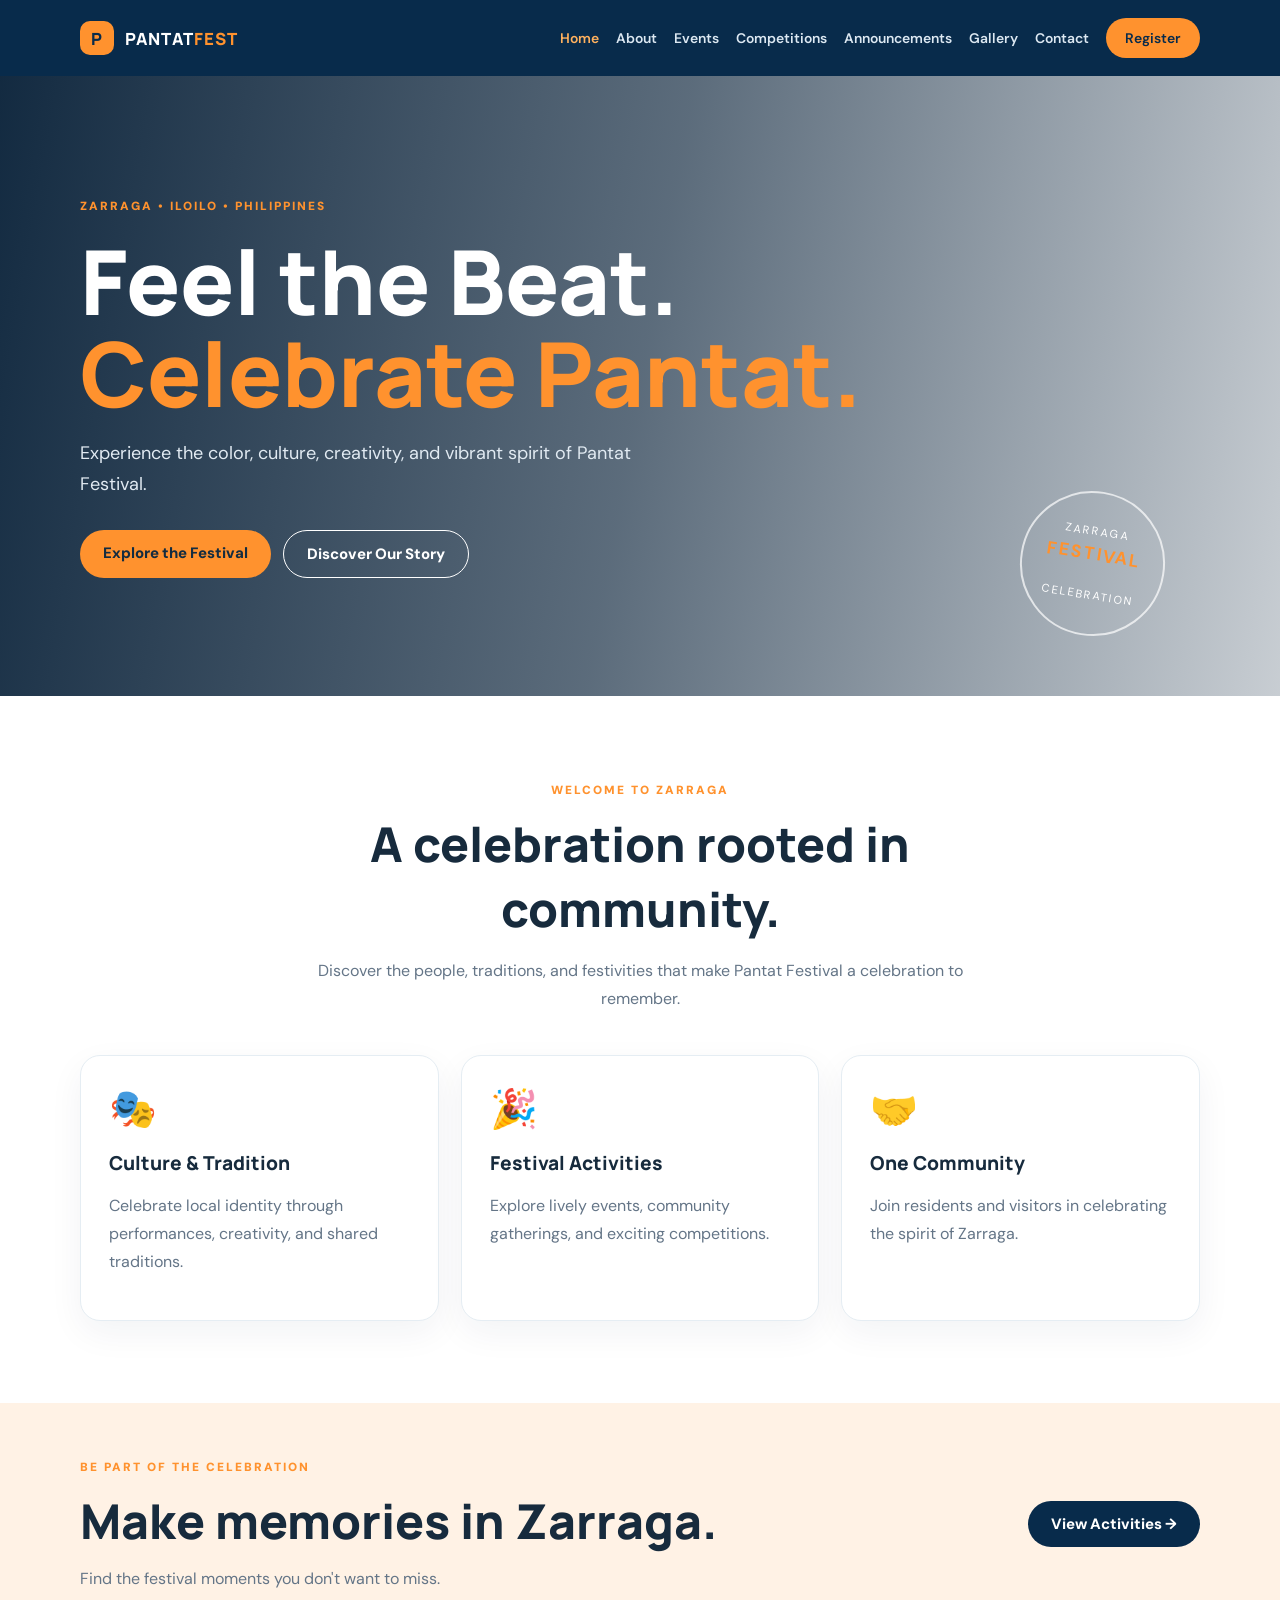
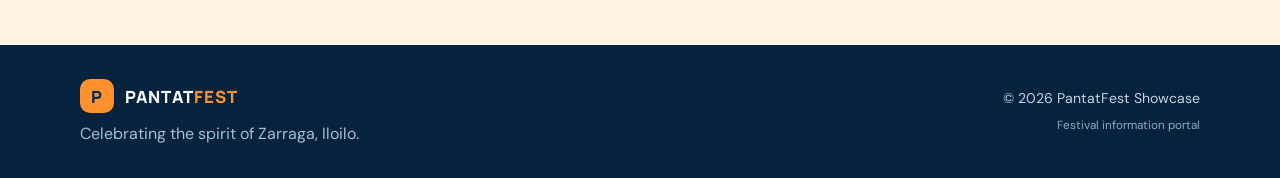
<file: PantatFest_HTML_CSS_JS/index.html>
<!DOCTYPE html>
<html lang="en">
<head>
    <meta charset="UTF-8">
    <meta name="viewport" content="width=device-width, initial-scale=1.0">
    <title>PantatFest | Zarraga, Iloilo</title>
    <link rel="stylesheet" href="css/style.css">
</head>
<body>

    <!-- Navigation Bar -->
    <header class="site-header">
        <a class="brand" href="index.html">
            <span class="brand-icon">P</span> PANTAT<span>FEST</span>
        </a>

        <button class="menu-toggle" aria-label="Toggle navigation">
            ☰
        </button>

        <nav class="nav">
            <a class="active" href="index.html">Home</a>
            <a href="about.html">About</a>
            <a href="events.html">Events</a>
            <a href="competitions.html">Competitions</a>
            <a href="announcements.html">Announcements</a>
            <a href="gallery.html">Gallery</a>
            <a href="contact.html">Contact</a>
            <a class="nav-cta" href="register.html">Register</a>
        </nav>
    </header>

    <!-- Main Content -->
    <main>

        <!-- Hero Section -->
        <section class="hero">
            <div class="hero-shade"></div>

            <div class="container hero-copy">
                <span class="eyebrow">
                    ZARRAGA • ILOILO • PHILIPPINES
                </span>

                <h1>
                    Feel the Beat.<br>
                    <em>Celebrate Pantat.</em>
                </h1>

                <p>
                    Experience the color, culture, creativity,
                    and vibrant spirit of Pantat Festival.
                </p>

                <div class="actions">
                    <a class="button" href="events.html">
                        Explore the Festival
                    </a>

                    <a class="button button-outline" href="about.html">
                        Discover Our Story
                    </a>
                </div>
            </div>

            <div class="hero-stamp">
                ZARRAGA<br>
                <b>FESTIVAL</b><br>
                CELEBRATION
            </div>
        </section>

        <!-- Welcome Section -->
        <section class="section">
            <div class="container">

                <div class="section-title">
                    <span class="eyebrow">WELCOME TO ZARRAGA</span>

                    <h2>A celebration rooted in community.</h2>

                    <p>
                        Discover the people, traditions, and festivities
                        that make Pantat Festival a celebration to remember.
                    </p>
                </div>

                <!-- Feature Cards -->
                <div class="cards three">

                    <article class="card">
                        <div class="icon">🎭</div>

                        <h3>Culture &amp; Tradition</h3>

                        <p>
                            Celebrate local identity through performances,
                            creativity, and shared traditions.
                        </p>
                    </article>

                    <article class="card">
                        <div class="icon">🎉</div>

                        <h3>Festival Activities</h3>

                        <p>
                            Explore lively events, community gatherings,
                            and exciting competitions.
                        </p>
                    </article>

                    <article class="card">
                        <div class="icon">🤝</div>

                        <h3>One Community</h3>

                        <p>
                            Join residents and visitors in celebrating
                            the spirit of Zarraga.
                        </p>
                    </article>

                </div>
            </div>
        </section>

        <!-- Callout Section -->
        <section class="callout">
            <div class="container callout-inner">

                <div>
                    <span class="eyebrow">
                        BE PART OF THE CELEBRATION
                    </span>

                    <h2>Make memories in Zarraga.</h2>

                    <p>
                        Find the festival moments you don't want to miss.
                    </p>
                </div>

                <a class="button dark" href="events.html">
                    View Activities →
                </a>

            </div>
        </section>

    </main>

    <!-- Footer -->
    <footer class="footer">
        <div class="container footer-inner">

            <div>
                <a class="brand" href="index.html">
                    <span class="brand-icon">P</span> PANTAT<span>FEST</span>
                </a>

                <p>Celebrating the spirit of Zarraga, Iloilo.</p>
            </div>

            <div class="footer-note">
                © <span data-year></span> PantatFest Showcase<br>
                <small>Festival information portal</small>
            </div>

        </div>
    </footer>

    <!-- JavaScript -->
    <script src="js/script.js"></script>

</body>
</html>
</file>
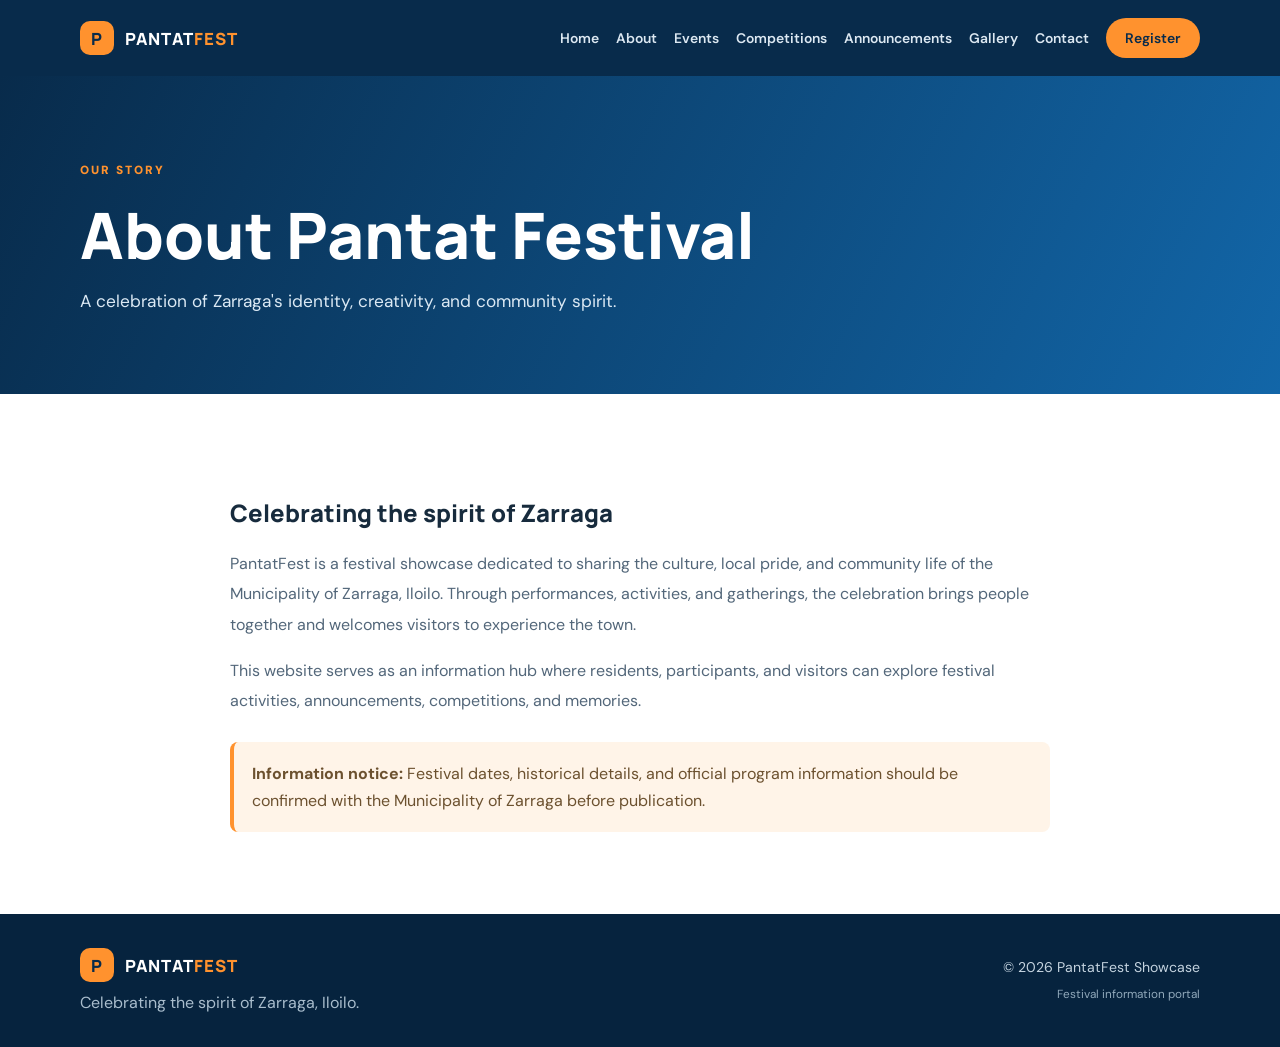
<file: PantatFest_HTML_CSS_JS/about.html>
<!doctype html><html lang="en"><head><meta charset="utf-8"><meta name="viewport" content="width=device-width, initial-scale=1"><title>About | PantatFest</title><link rel="stylesheet" href="css/style.css"></head><body><header class="site-header"><a class="brand" href="index.html"><span class="brand-icon">P</span> PANTAT<span>FEST</span></a><button class="menu-toggle" aria-label="Toggle navigation">☰</button><nav class="nav"><a href="index.html">Home</a><a href="about.html">About</a><a href="events.html">Events</a><a href="competitions.html">Competitions</a><a href="announcements.html">Announcements</a><a href="gallery.html">Gallery</a><a href="contact.html">Contact</a><a class="nav-cta" href="register.html">Register</a></nav></header><main><section class="page-hero"><div class="container"><span class="eyebrow">OUR STORY</span><h1>About Pantat Festival</h1><p>A celebration of Zarraga's identity, creativity, and community spirit.</p></div></section><section class="section"><div class="container narrow"><h2>Celebrating the spirit of Zarraga</h2><p>PantatFest is a festival showcase dedicated to sharing the culture, local pride, and community life of the Municipality of Zarraga, Iloilo. Through performances, activities, and gatherings, the celebration brings people together and welcomes visitors to experience the town.</p><p>This website serves as an information hub where residents, participants, and visitors can explore festival activities, announcements, competitions, and memories.</p><div class="notice"><b>Information notice:</b> Festival dates, historical details, and official program information should be confirmed with the Municipality of Zarraga before publication.</div></div></section></main><footer class="footer"><div class="container footer-inner"><div><a class="brand" href="index.html"><span class="brand-icon">P</span> PANTAT<span>FEST</span></a><p>Celebrating the spirit of Zarraga, Iloilo.</p></div><div class="footer-note">© <span data-year></span> PantatFest Showcase<br><small>Festival information portal</small></div></div></footer><script src="js/script.js"></script></body></html>
</file>
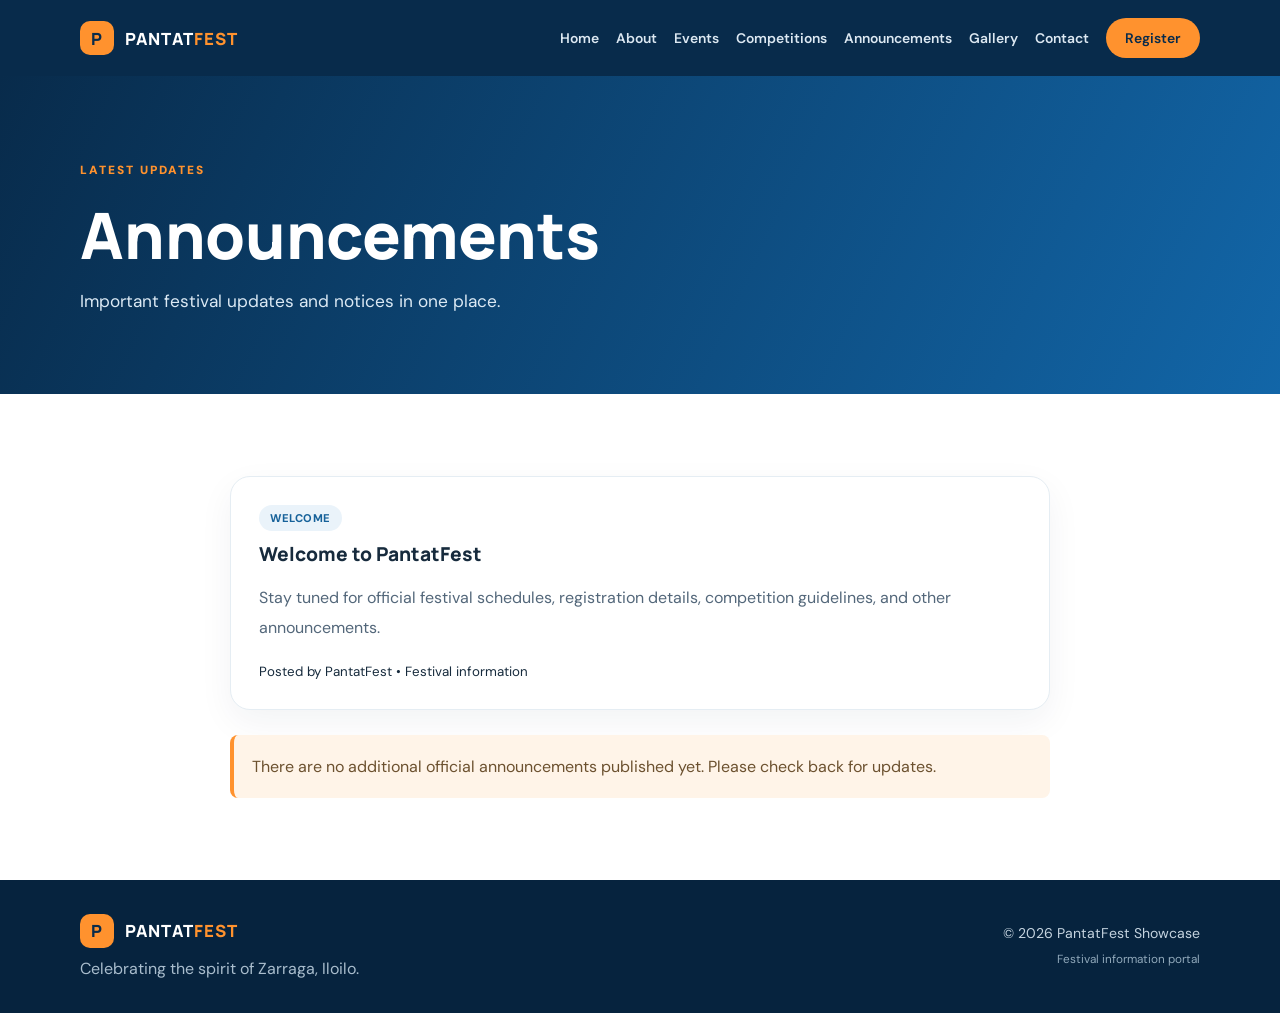
<file: PantatFest_HTML_CSS_JS/announcements.html>
<!doctype html><html lang="en"><head><meta charset="utf-8"><meta name="viewport" content="width=device-width, initial-scale=1"><title>Announcements | PantatFest</title><link rel="stylesheet" href="css/style.css"></head><body><header class="site-header"><a class="brand" href="index.html"><span class="brand-icon">P</span> PANTAT<span>FEST</span></a><button class="menu-toggle" aria-label="Toggle navigation">☰</button><nav class="nav"><a href="index.html">Home</a><a href="about.html">About</a><a href="events.html">Events</a><a href="competitions.html">Competitions</a><a href="announcements.html">Announcements</a><a href="gallery.html">Gallery</a><a href="contact.html">Contact</a><a class="nav-cta" href="register.html">Register</a></nav></header><main><section class="page-hero"><div class="container"><span class="eyebrow">LATEST UPDATES</span><h1>Announcements</h1><p>Important festival updates and notices in one place.</p></div></section><section class="section"><div class="container narrow"><article class="card"><span class="tag">WELCOME</span><h3>Welcome to PantatFest</h3><p>Stay tuned for official festival schedules, registration details, competition guidelines, and other announcements.</p><small>Posted by PantatFest • Festival information</small></article><div class="notice">There are no additional official announcements published yet. Please check back for updates.</div></div></section></main><footer class="footer"><div class="container footer-inner"><div><a class="brand" href="index.html"><span class="brand-icon">P</span> PANTAT<span>FEST</span></a><p>Celebrating the spirit of Zarraga, Iloilo.</p></div><div class="footer-note">© <span data-year></span> PantatFest Showcase<br><small>Festival information portal</small></div></div></footer><script src="js/script.js"></script></body></html>
</file>
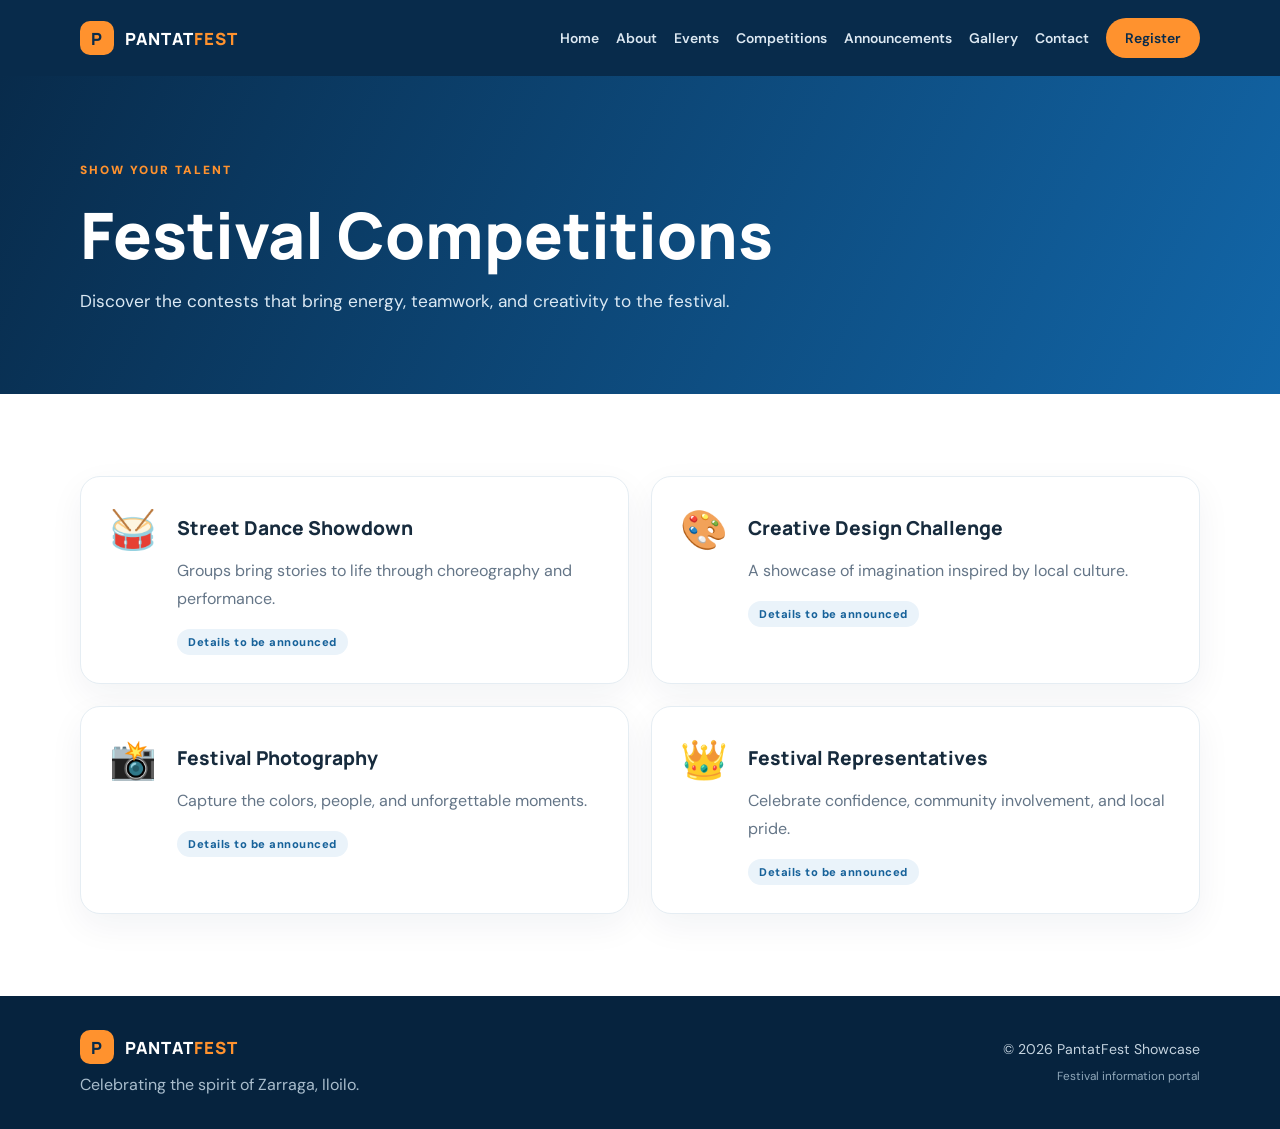
<file: PantatFest_HTML_CSS_JS/competitions.html>
<!doctype html><html lang="en"><head><meta charset="utf-8"><meta name="viewport" content="width=device-width, initial-scale=1"><title>Competitions | PantatFest</title><link rel="stylesheet" href="css/style.css"></head><body><header class="site-header"><a class="brand" href="index.html"><span class="brand-icon">P</span> PANTAT<span>FEST</span></a><button class="menu-toggle" aria-label="Toggle navigation">☰</button><nav class="nav"><a href="index.html">Home</a><a href="about.html">About</a><a href="events.html">Events</a><a href="competitions.html">Competitions</a><a href="announcements.html">Announcements</a><a href="gallery.html">Gallery</a><a href="contact.html">Contact</a><a class="nav-cta" href="register.html">Register</a></nav></header><main><section class="page-hero"><div class="container"><span class="eyebrow">SHOW YOUR TALENT</span><h1>Festival Competitions</h1><p>Discover the contests that bring energy, teamwork, and creativity to the festival.</p></div></section><section class="section"><div class="container cards two"><article class="card horizontal"><div class="icon">🥁</div><div><h3>Street Dance Showdown</h3><p>Groups bring stories to life through choreography and performance.</p><span class="tag">Details to be announced</span></div></article><article class="card horizontal"><div class="icon">🎨</div><div><h3>Creative Design Challenge</h3><p>A showcase of imagination inspired by local culture.</p><span class="tag">Details to be announced</span></div></article><article class="card horizontal"><div class="icon">📸</div><div><h3>Festival Photography</h3><p>Capture the colors, people, and unforgettable moments.</p><span class="tag">Details to be announced</span></div></article><article class="card horizontal"><div class="icon">👑</div><div><h3>Festival Representatives</h3><p>Celebrate confidence, community involvement, and local pride.</p><span class="tag">Details to be announced</span></div></article></div></section></main><footer class="footer"><div class="container footer-inner"><div><a class="brand" href="index.html"><span class="brand-icon">P</span> PANTAT<span>FEST</span></a><p>Celebrating the spirit of Zarraga, Iloilo.</p></div><div class="footer-note">© <span data-year></span> PantatFest Showcase<br><small>Festival information portal</small></div></div></footer><script src="js/script.js"></script></body></html>
</file>
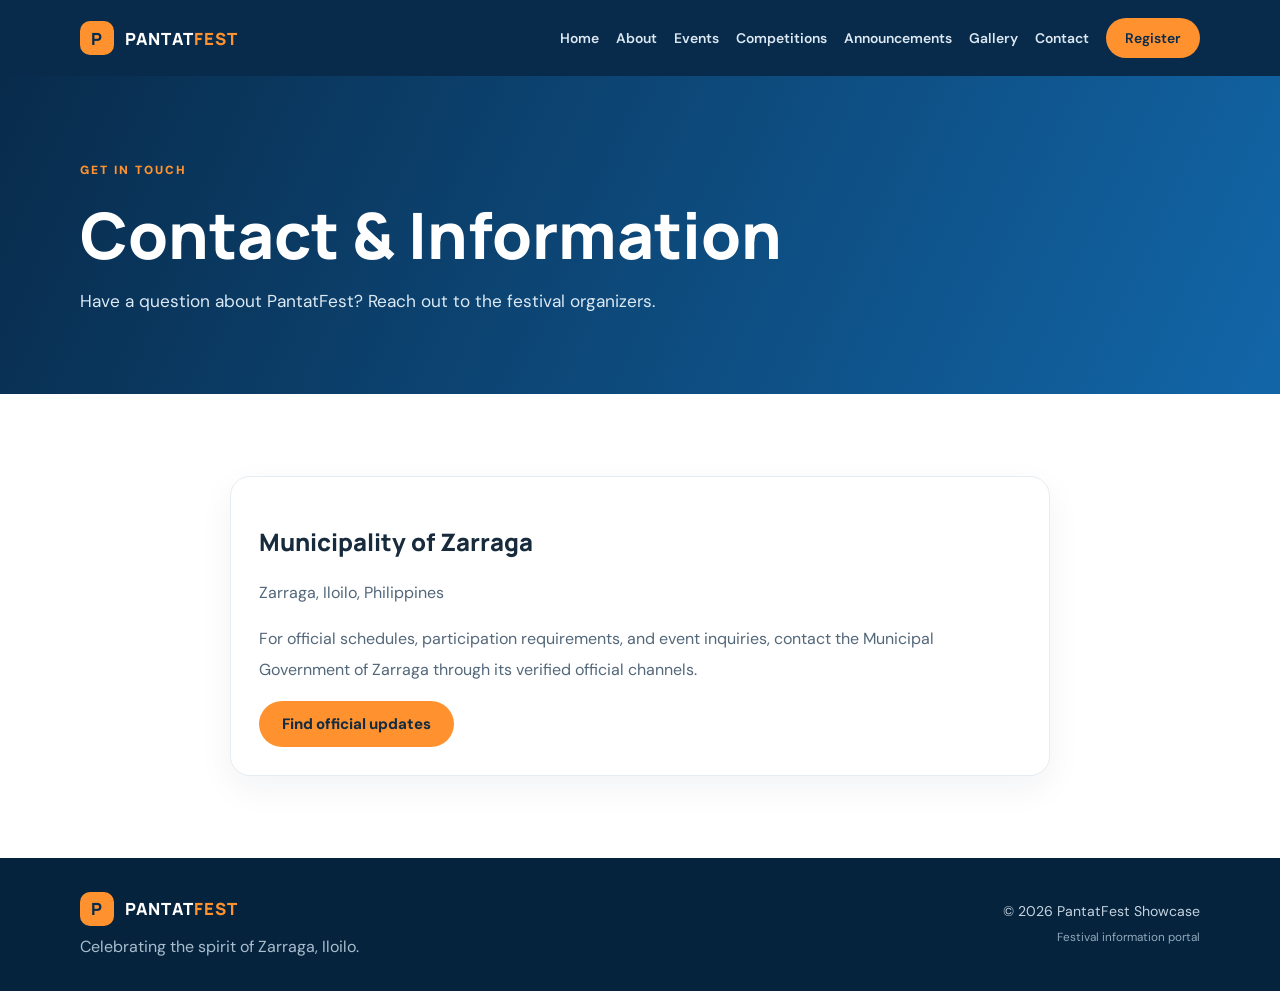
<file: PantatFest_HTML_CSS_JS/contact.html>
<!doctype html><html lang="en"><head><meta charset="utf-8"><meta name="viewport" content="width=device-width, initial-scale=1"><title>Contact | PantatFest</title><link rel="stylesheet" href="css/style.css"></head><body><header class="site-header"><a class="brand" href="index.html"><span class="brand-icon">P</span> PANTAT<span>FEST</span></a><button class="menu-toggle" aria-label="Toggle navigation">☰</button><nav class="nav"><a href="index.html">Home</a><a href="about.html">About</a><a href="events.html">Events</a><a href="competitions.html">Competitions</a><a href="announcements.html">Announcements</a><a href="gallery.html">Gallery</a><a href="contact.html">Contact</a><a class="nav-cta" href="register.html">Register</a></nav></header><main><section class="page-hero"><div class="container"><span class="eyebrow">GET IN TOUCH</span><h1>Contact & Information</h1><p>Have a question about PantatFest? Reach out to the festival organizers.</p></div></section><section class="section"><div class="container narrow"><div class="card"><h2>Municipality of Zarraga</h2><p>Zarraga, Iloilo, Philippines</p><p>For official schedules, participation requirements, and event inquiries, contact the Municipal Government of Zarraga through its verified official channels.</p><a class="button" href="https://www.facebook.com/" target="_blank" rel="noopener">Find official updates</a></div></div></section></main><footer class="footer"><div class="container footer-inner"><div><a class="brand" href="index.html"><span class="brand-icon">P</span> PANTAT<span>FEST</span></a><p>Celebrating the spirit of Zarraga, Iloilo.</p></div><div class="footer-note">© <span data-year></span> PantatFest Showcase<br><small>Festival information portal</small></div></div></footer><script src="js/script.js"></script></body></html>
</file>
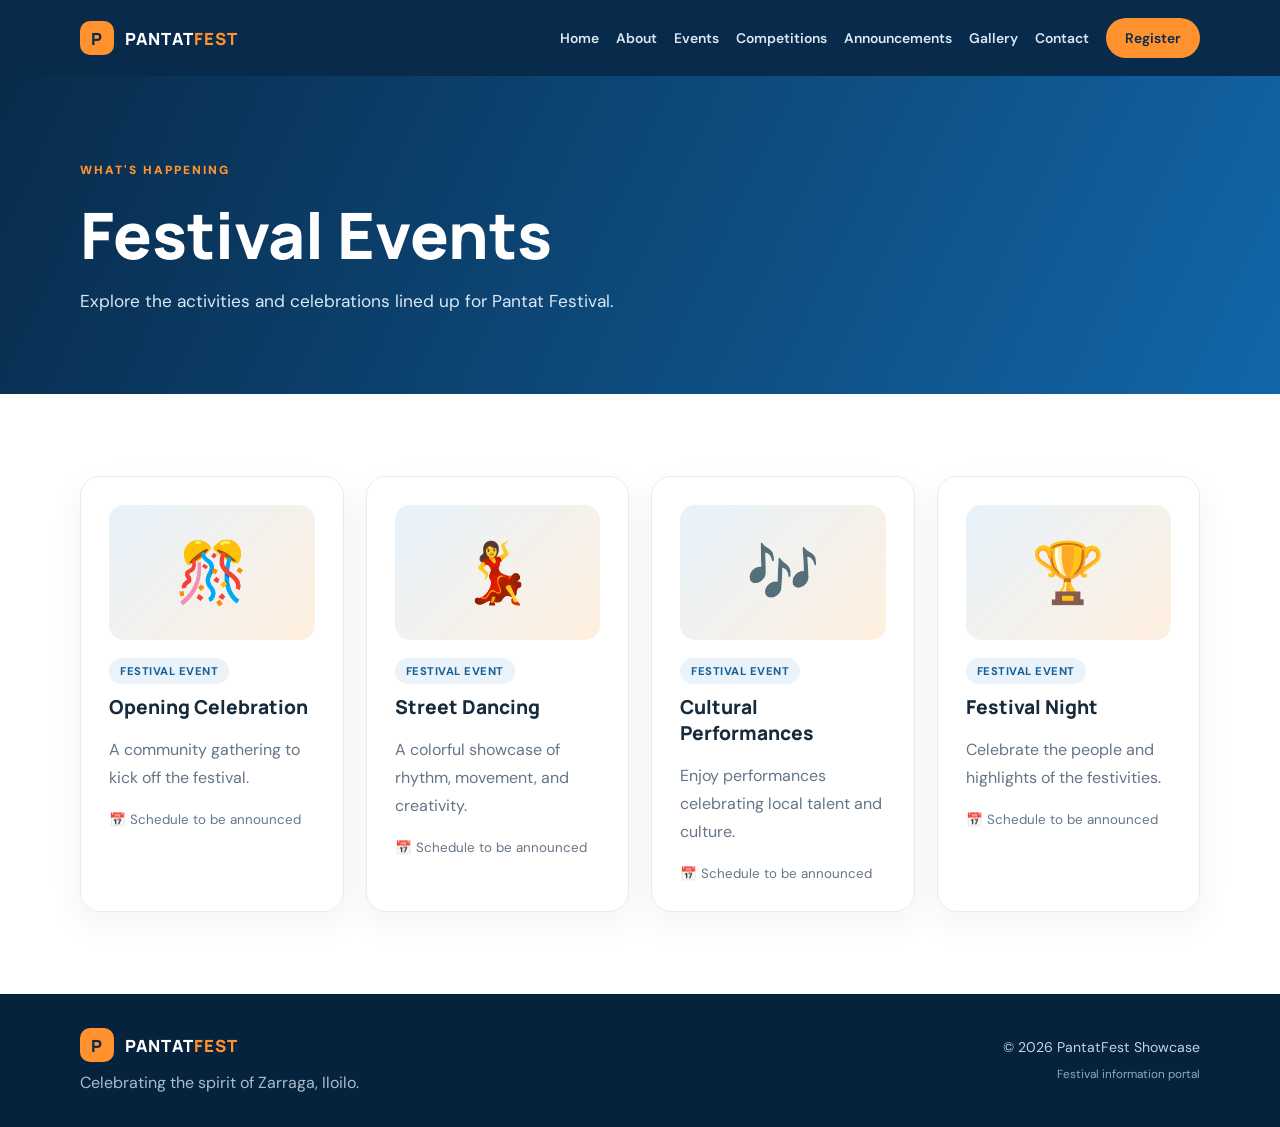
<file: PantatFest_HTML_CSS_JS/events.html>
<!doctype html><html lang="en"><head><meta charset="utf-8"><meta name="viewport" content="width=device-width, initial-scale=1">
    <title>Events | PantatFest</title><link rel="stylesheet" href="css/style.css">
</head><body><header class="site-header"><a class="brand"
     href="index.html"><span class="brand-icon">P</span> PANTAT<span>FEST</span></a><button
      class="menu-toggle" aria-label="Toggle navigation">☰</button><nav class="nav"><a href="index.html">Home</a><a href="about.html">About</a><a href="events.html">Events</a><a href="competitions.html">Competitions</a><a href="announcements.html">Announcements</a><a href="gallery.html">Gallery</a><a href="contact.html">Contact</a><a class="nav-cta" href="register.html">Register</a></nav></header><main><section class="page-hero"><div class="container"><span class="eyebrow">WHAT'S HAPPENING</span><h1>Festival Events</h1><p>Explore the activities and celebrations lined up for Pantat Festival.</p></div></section><section class="section"><div class="container"><div class="cards four"><article class="card event"><div class="event-art">🎊</div><span class="tag">FESTIVAL EVENT</span><h3>Opening Celebration</h3><p>A community gathering to kick off the festival.</p><small>📅 Schedule to be announced</small></article><article class="card event"><div class="event-art">💃</div><span class="tag">FESTIVAL EVENT</span><h3>Street Dancing</h3><p>A colorful showcase of rhythm, movement, and creativity.</p><small>📅 Schedule to be announced</small></article><article class="card event"><div class="event-art">🎶</div><span class="tag">FESTIVAL EVENT</span><h3>Cultural Performances</h3><p>Enjoy performances celebrating local talent and culture.</p><small>📅 Schedule to be announced</small></article><article class="card event"><div class="event-art">🏆</div><span class="tag">FESTIVAL EVENT</span><h3>Festival Night</h3><p>Celebrate the people and highlights of the festivities.</p><small>📅 Schedule to be announced</small></article></div></div></section></main><footer class="footer"><div class="container footer-inner"><div><a class="brand" href="index.html"><span class="brand-icon">P</span> PANTAT<span>FEST</span></a><p>Celebrating the spirit of Zarraga, Iloilo.</p></div><div class="footer-note">© <span data-year></span> PantatFest Showcase<br><small>Festival information portal</small></div></div></footer><script src="js/script.js"></script></body></html>
</file>
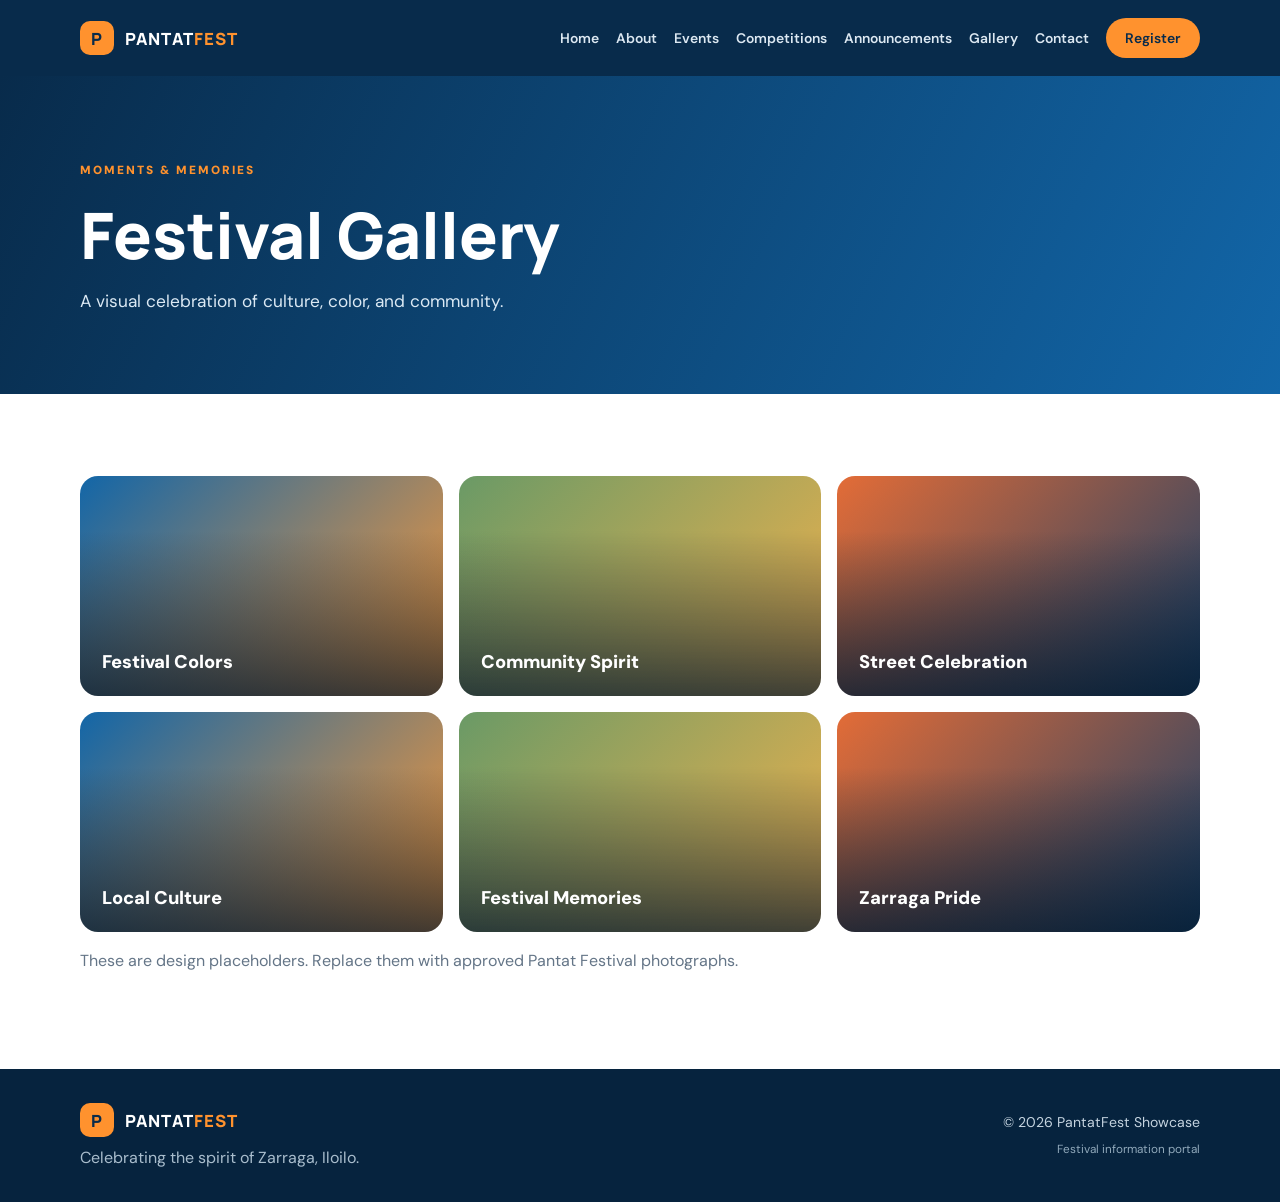
<file: PantatFest_HTML_CSS_JS/gallery.html>
<!doctype html><html lang="en"><head><meta charset="utf-8"><meta name="viewport" content="width=device-width, initial-scale=1"><title>Gallery | PantatFest</title><link rel="stylesheet" href="css/style.css"></head><body><header class="site-header"><a class="brand" href="index.html"><span class="brand-icon">P</span> PANTAT<span>FEST</span></a><button class="menu-toggle" aria-label="Toggle navigation">☰</button><nav class="nav"><a href="index.html">Home</a><a href="about.html">About</a><a href="events.html">Events</a><a href="competitions.html">Competitions</a><a href="announcements.html">Announcements</a><a href="gallery.html">Gallery</a><a href="contact.html">Contact</a><a class="nav-cta" href="register.html">Register</a></nav></header><main><section class="page-hero"><div class="container"><span class="eyebrow">MOMENTS & MEMORIES</span><h1>Festival Gallery</h1><p>A visual celebration of culture, color, and community.</p></div></section><section class="section"><div class="container"><div class="gallery-grid"><div class="gallery-tile tile-one"><span>Festival Colors</span></div><div class="gallery-tile tile-two"><span>Community Spirit</span></div><div class="gallery-tile tile-three"><span>Street Celebration</span></div><div class="gallery-tile tile-four"><span>Local Culture</span></div><div class="gallery-tile tile-five"><span>Festival Memories</span></div><div class="gallery-tile tile-six"><span>Zarraga Pride</span></div></div><p class="muted gallery-note">These are design placeholders. Replace them with approved Pantat Festival photographs.</p></div></section></main><footer class="footer"><div class="container footer-inner"><div><a class="brand" href="index.html"><span class="brand-icon">P</span> PANTAT<span>FEST</span></a><p>Celebrating the spirit of Zarraga, Iloilo.</p></div><div class="footer-note">© <span data-year></span> PantatFest Showcase<br><small>Festival information portal</small></div></div></footer><script src="js/script.js"></script></body></html>
</file>
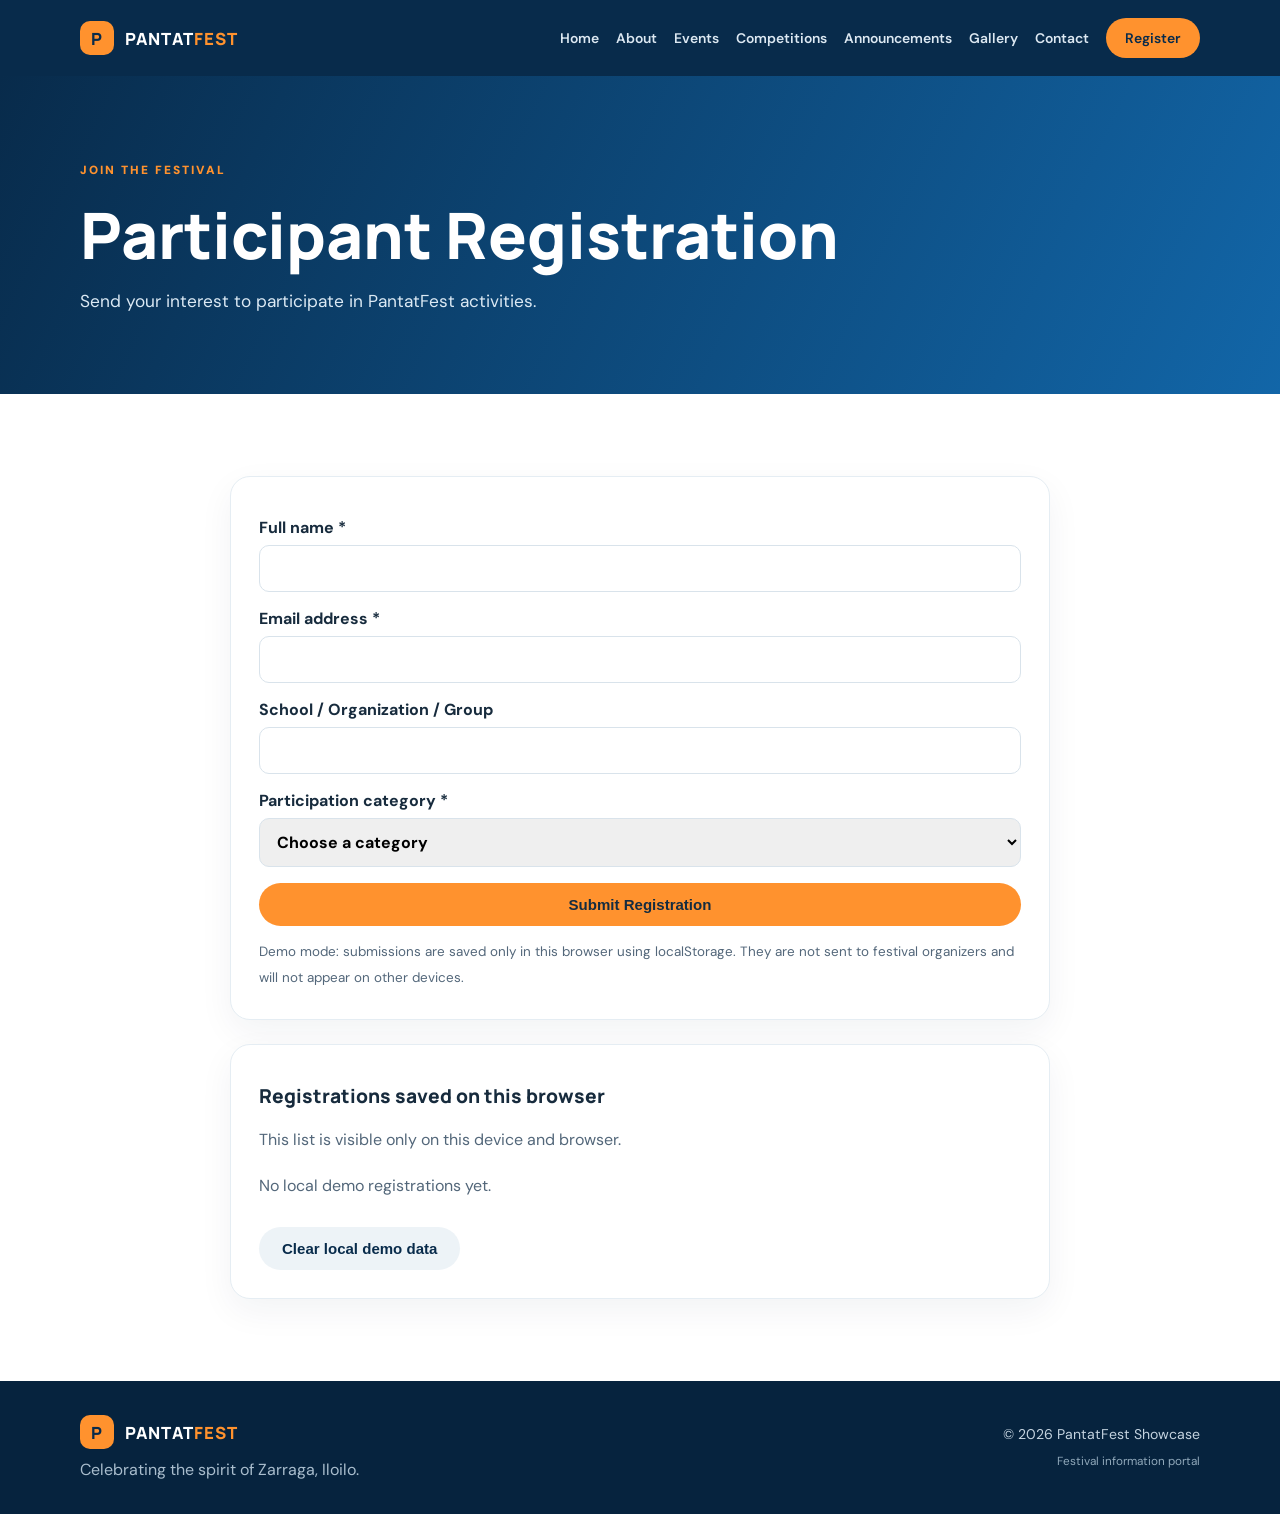
<file: PantatFest_HTML_CSS_JS/register.html>
<!doctype html><html lang="en"><head><meta charset="utf-8"><meta name="viewport" content="width=device-width, initial-scale=1"><title>Registration | PantatFest</title><link rel="stylesheet" href="css/style.css"></head><body><header class="site-header"><a class="brand" href="index.html"><span class="brand-icon">P</span> PANTAT<span>FEST</span></a><button class="menu-toggle" aria-label="Toggle navigation">☰</button><nav class="nav"><a href="index.html">Home</a><a href="about.html">About</a><a href="events.html">Events</a><a href="competitions.html">Competitions</a><a href="announcements.html">Announcements</a><a href="gallery.html">Gallery</a><a href="contact.html">Contact</a><a class="nav-cta" href="register.html">Register</a></nav></header><main><section class="page-hero"><div class="container"><span class="eyebrow">JOIN THE FESTIVAL</span><h1>Participant Registration</h1><p>Send your interest to participate in PantatFest activities.</p></div></section><section class="section"><div class="container narrow"><div class="card form-card"><div id="form-message" class="form-message" role="status"></div><form id="registration-form"><label>Full name *<input name="name" required maxlength="100"></label><label>Email address *<input name="email" type="email" required maxlength="150"></label><label>School / Organization / Group<input name="group" maxlength="120"></label><label>Participation category *<select name="category" required><option value="">Choose a category</option><option>Street Dancing</option><option>Competition</option><option>Volunteer</option><option>Other</option></select></label><button class="button" type="submit">Submit Registration</button></form><p class="form-help">Demo mode: submissions are saved only in this browser using localStorage. They are not sent to festival organizers and will not appear on other devices.</p></div><div class="card saved-card"><h3>Registrations saved on this browser</h3><p class="muted">This list is visible only on this device and browser.</p><div id="registration-list"></div><button id="clear-registrations" class="button button-light" type="button">Clear local demo data</button></div></div></section></main><footer class="footer"><div class="container footer-inner"><div><a class="brand" href="index.html"><span class="brand-icon">P</span> PANTAT<span>FEST</span></a><p>Celebrating the spirit of Zarraga, Iloilo.</p></div><div class="footer-note">© <span data-year></span> PantatFest Showcase<br><small>Festival information portal</small></div></div></footer><script src="js/script.js"></script></body></html>
</file>
<file: PantatFest_HTML_CSS_JS/css/style.css>
/* ========================================
   1. GOOGLE FONTS
======================================== */

@import url('https://fonts.googleapis.com/css2?family=DM+Sans:wght@400;500;600;700;800&family=Manrope:wght@400;600;700;800&display=swap');


/* ========================================
   2. ROOT VARIABLES
======================================== */

:root {
    --navy: #082b4b;
    --blue: #1266a8;
    --orange: #ff922e;
    --ink: #172b3d;
    --muted: #647587;
    --line: #e5edf3;
}


/* ========================================
   3. GLOBAL STYLES
======================================== */

* {
    box-sizing: border-box;
}

html {
    scroll-behavior: smooth;
}

body {
    margin: 0;
    font-family: 'DM Sans', Arial, sans-serif;
    color: var(--ink);
}

a {
    text-decoration: none;
}

.container {
    width: min(1120px, calc(100% - 40px));
    margin: auto;
}


/* ========================================
   4. NAVIGATION BAR
======================================== */

.site-header {
    height: auto;
    min-height: 76px;
    background: var(--navy);
    display: flex;
    align-items: center;
    justify-content: space-between;
    padding: 12px max(calc((100% - 1120px) / 2), 20px);
    gap: 24px;
    position: relative;
    z-index: 5;
}

.brand {
    font-family: Manrope, sans-serif;
    color: white;
    font-size: 1.05rem;
    font-weight: 900;
    letter-spacing: 1px;
    white-space: nowrap;
}

.brand > span:last-child {
    color: var(--orange);
}

.brand-icon {
    display: inline-grid;
    place-items: center;
    background: var(--orange);
    color: var(--navy);
    width: 34px;
    height: 34px;
    border-radius: 10px;
    margin-right: 7px;
}

.nav {
    display: flex;
    align-items: center;
    gap: 17px;
}

.nav a {
    color: #dce8f2;
    font-size: .87rem;
    font-weight: 600;
}

.nav a:hover,
.nav a.active {
    color: #ffb15e;
}

.nav .nav-cta {
    background: var(--orange);
    color: var(--navy);
    padding: 11px 19px;
    border-radius: 30px;
}

.menu-toggle {
    display: none;
    background: none;
    border: 0;
    color: white;
    font-size: 1.6rem;
}


/* ========================================
   5. HERO SECTION
======================================== */

.hero {
    min-height: 620px;
    display: flex;
    align-items: center;
    position: relative;
    color: white;
    background:
        linear-gradient(
            100deg,
            rgba(4, 29, 53, .94),
            rgba(4, 29, 53, .65),
            rgba(4, 29, 53, .22)
        ),
        url('https://images.unsplash.com/photo-1533174072545-7a4b6ad7a6c3?auto=format&fit=crop&w=2000&q=85')
        center / cover;
}

.hero-copy {
    position: relative;
    padding-top: 85px;
    padding-bottom: 85px;
    z-index: 1;
}

.eyebrow {
    font-size: .74rem;
    font-weight: 900;
    letter-spacing: 2px;
    color: var(--orange);
}

h1,
h2,
h3 {
    font-family: Manrope, 'DM Sans', sans-serif;
}

.hero h1 {
    font-size: clamp(3rem, 7vw, 5.8rem);
    font-weight: 900;
    line-height: 1.02;
    margin: 20px 0;
}

.hero h1 em {
    color: var(--orange);
    font-style: normal;
}

.hero p {
    font-size: 1.13rem;
    max-width: 560px;
    color: #e1eaf2;
    line-height: 1.7;
}

.hero-stamp {
    position: absolute;
    right: 9%;
    bottom: 60px;
    border: 2px solid rgba(255, 255, 255, .7);
    border-radius: 50%;
    width: 145px;
    height: 145px;
    display: grid;
    align-content: center;
    text-align: center;
    transform: rotate(9deg);
    font-size: .7rem;
    letter-spacing: 2px;
    line-height: 1.6;
}

.hero-stamp b {
    font-size: 1.1rem;
    color: var(--orange);
}


/* ========================================
   6. BUTTONS
======================================== */

.actions {
    display: flex;
    gap: 12px;
    flex-wrap: wrap;
    margin-top: 30px;
}

.button {
    display: inline-block;
    border: 0;
    background: var(--orange);
    color: #142c40;
    font-weight: 800;
    border-radius: 30px;
    padding: 13px 23px;
    cursor: pointer;
    font-size: .94rem;
}

.button:hover {
    background: #ffad56;
    color: #142c40;
}

.button-outline {
    background: transparent;
    border: 1px solid white;
    color: white;
}

.button-outline:hover {
    background: white;
    color: var(--navy);
}

.button.dark {
    background: var(--navy);
    color: white;
}

.button-light {
    background: #edf3f7;
    color: var(--navy);
    margin-top: 10px;
}


/* ========================================
   7. GENERAL SECTIONS
======================================== */

.section {
    padding: 82px 0;
}

.section-title {
    text-align: center;
    max-width: 700px;
    margin: 0 auto 42px;
}

.section-title h2,
.callout h2 {
    font-size: clamp(2rem, 4vw, 3rem);
    font-weight: 850;
    margin: 12px 0;
}

.section-title p,
.card p,
.callout p {
    color: var(--muted);
    line-height: 1.75;
}


/* ========================================
   8. CARDS
======================================== */

.cards {
    display: grid;
    gap: 22px;
}

.three {
    grid-template-columns: repeat(3, 1fr);
}

.four {
    grid-template-columns: repeat(4, 1fr);
}

.two {
    grid-template-columns: repeat(2, 1fr);
}

.card {
    background: white;
    border: 1px solid var(--line);
    border-radius: 20px;
    padding: 28px;
    box-shadow: 0 12px 35px rgba(10, 45, 75, .055);
}

.card h3 {
    font-size: 1.2rem;
    font-weight: 850;
    margin: 10px 0;
}

.icon {
    font-size: 2.4rem;
    margin-bottom: 16px;
}


/* ========================================
   9. CALLOUT SECTION
======================================== */

.callout {
    background: #fff2e5;
    padding: 52px 0;
}

.callout-inner {
    display: flex;
    justify-content: space-between;
    align-items: center;
    gap: 24px;
}

.callout p {
    margin: 0;
}


/* ========================================
   10. PAGE HERO
======================================== */

.page-hero {
    padding: 82px 0;
    background: linear-gradient(115deg, #082b4b, #1266a8);
    color: white;
}

.page-hero h1 {
    font-size: clamp(2.5rem, 5vw, 4rem);
    font-weight: 900;
    margin: 12px 0;
}

.page-hero p {
    color: #dbe9f4;
    font-size: 1.08rem;
    margin: 0;
}

.narrow {
    max-width: 820px;
}

.narrow h2 {
    font-weight: 850;
}

.narrow > p,
.narrow .card p {
    color: #53677a;
    line-height: 1.9;
}

.notice {
    background: #fff4e8;
    border-left: 4px solid var(--orange);
    padding: 18px;
    border-radius: 8px;
    margin-top: 25px;
    color: #6c512f;
    line-height: 1.7;
}


/* ========================================
   11. EVENTS
======================================== */

.event-art {
    height: 135px;
    background: linear-gradient(135deg, #e7f2fb, #fff0df);
    border-radius: 15px;
    display: grid;
    place-items: center;
    font-size: 3.7rem;
    margin-bottom: 18px;
}

.event .tag,
.tag {
    display: inline-block;
    background: #eaf3fa;
    color: #17629a;
    border-radius: 30px;
    padding: 6px 11px;
    font-size: .7rem;
    font-weight: 800;
    letter-spacing: .5px;
}

.event small,
.muted,
.form-help {
    color: var(--muted);
}

.horizontal {
    display: flex;
    gap: 20px;
    align-items: flex-start;
}

.horizontal .icon {
    margin: 0;
}


/* ========================================
   12. GALLERY
======================================== */

.gallery-grid {
    display: grid;
    grid-template-columns: repeat(3, 1fr);
    grid-auto-rows: 220px;
    gap: 16px;
}

.gallery-tile {
    border-radius: 18px;
    display: flex;
    align-items: end;
    padding: 22px;
    color: white;
    font-weight: 850;
    font-size: 1.15rem;
    background:
        linear-gradient(0deg, rgba(4, 25, 45, .75), transparent 75%),
        linear-gradient(135deg, #1266a8, #ff9a36);
}

.tile-two,
.tile-five {
    background:
        linear-gradient(0deg, rgba(4, 25, 45, .75), transparent 75%),
        linear-gradient(135deg, #6a9a66, #f2b24c);
}

.tile-three,
.tile-six {
    background:
        linear-gradient(0deg, rgba(4, 25, 45, .75), transparent 75%),
        linear-gradient(135deg, #e36c37, #173f68);
}

.gallery-note {
    margin-top: 18px;
}


/* ========================================
   13. REGISTRATION FORM
======================================== */

.form-card {
    margin-bottom: 24px;
}

.form-card form {
    display: grid;
    gap: 16px;
}

.form-card label {
    font-weight: 700;
    display: grid;
    gap: 7px;
}

.form-card input,
.form-card select {
    width: 100%;
    padding: 12px 13px;
    border: 1px solid #d9e3eb;
    border-radius: 10px;
    font: inherit;
}

.form-card input:focus,
.form-card select:focus {
    outline: 2px solid #9cc8e8;
    border-color: #1266a8;
}

.form-help {
    font-size: .84rem;
    line-height: 1.6;
    margin-bottom: 0;
}

.form-message {
    margin-bottom: 12px;
    font-weight: 700;
}

.form-message.success {
    color: #187044;
}

.form-message.error {
    color: #a12d2d;
}

.saved-item {
    padding: 12px 0;
    border-bottom: 1px solid var(--line);
    font-size: .9rem;
}

.saved-item:last-child {
    border: 0;
}

.saved-item small {
    display: block;
    color: var(--muted);
    margin-top: 4px;
}


/* ========================================
   14. FOOTER
======================================== */

.footer {
    background: #06233e;
    color: #c4d3df;
    padding: 34px 0;
}

.footer-inner {
    display: flex;
    justify-content: space-between;
    align-items: center;
    gap: 20px;
}

.footer p {
    margin: 10px 0 0;
    color: #a9bdcd;
}

.footer-note {
    text-align: right;
    font-size: .88rem;
    line-height: 1.8;
}

.footer-note small {
    color: #91a9bb;
}


/* ========================================
   15. RESPONSIVE DESIGN - TABLET
======================================== */

@media (max-width: 1000px) {

    .nav {
        gap: 10px;
    }

    .nav a {
        font-size: .8rem;
    }

    .four {
        grid-template-columns: repeat(2, 1fr);
    }

}


/* ========================================
   16. RESPONSIVE DESIGN - MOBILE
======================================== */

@media (max-width: 780px) {

    .site-header {
        flex-wrap: wrap;
    }

    .menu-toggle {
        display: block;
    }

    .nav {
        display: none;
        flex-basis: 100%;
        flex-direction: column;
        align-items: stretch;
        padding: 12px 0 6px;
    }

    .nav.open {
        display: flex;
    }

    .nav a {
        padding: 8px 0;
        font-size: .95rem;
    }

    .nav .nav-cta {
        text-align: center;
    }

    .hero {
        min-height: 570px;
    }

    .hero-stamp {
        display: none;
    }

    .section {
        padding: 60px 0;
    }

    .three,
    .two {
        grid-template-columns: 1fr;
    }

    .callout-inner,
    .footer-inner {
        align-items: flex-start;
        flex-direction: column;
    }

    .footer-note {
        text-align: left;
    }

    .gallery-grid {
        grid-template-columns: repeat(2, 1fr);
        grid-auto-rows: 170px;
    }

}


/* ========================================
   17. RESPONSIVE DESIGN - SMALL MOBILE
======================================== */

@media (max-width: 480px) {

    .four {
        grid-template-columns: 1fr;
    }

    .horizontal {
        flex-direction: column;
    }

    .hero h1 {
        font-size: 3rem;
    }

    .gallery-grid {
        grid-template-columns: 1fr;
    }

    .gallery-tile {
        min-height: 170px;
    }

}
</file>
